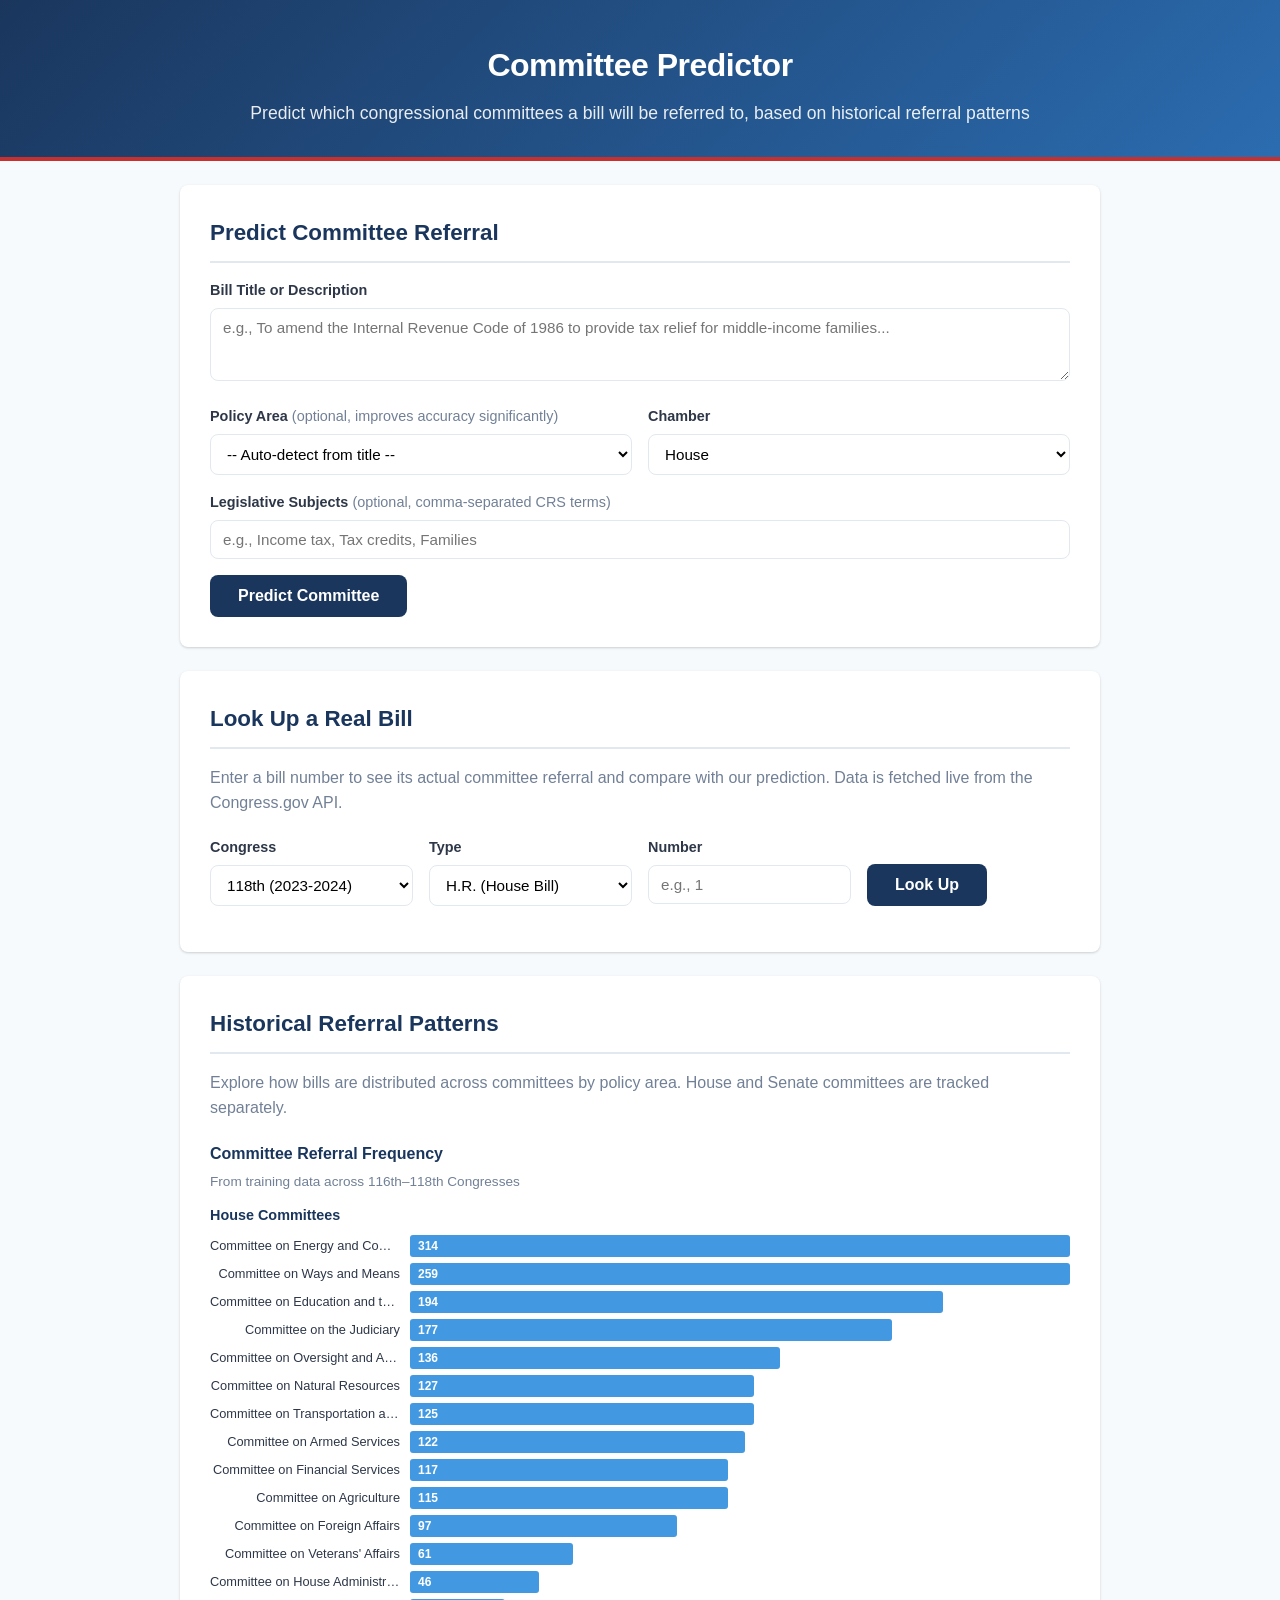
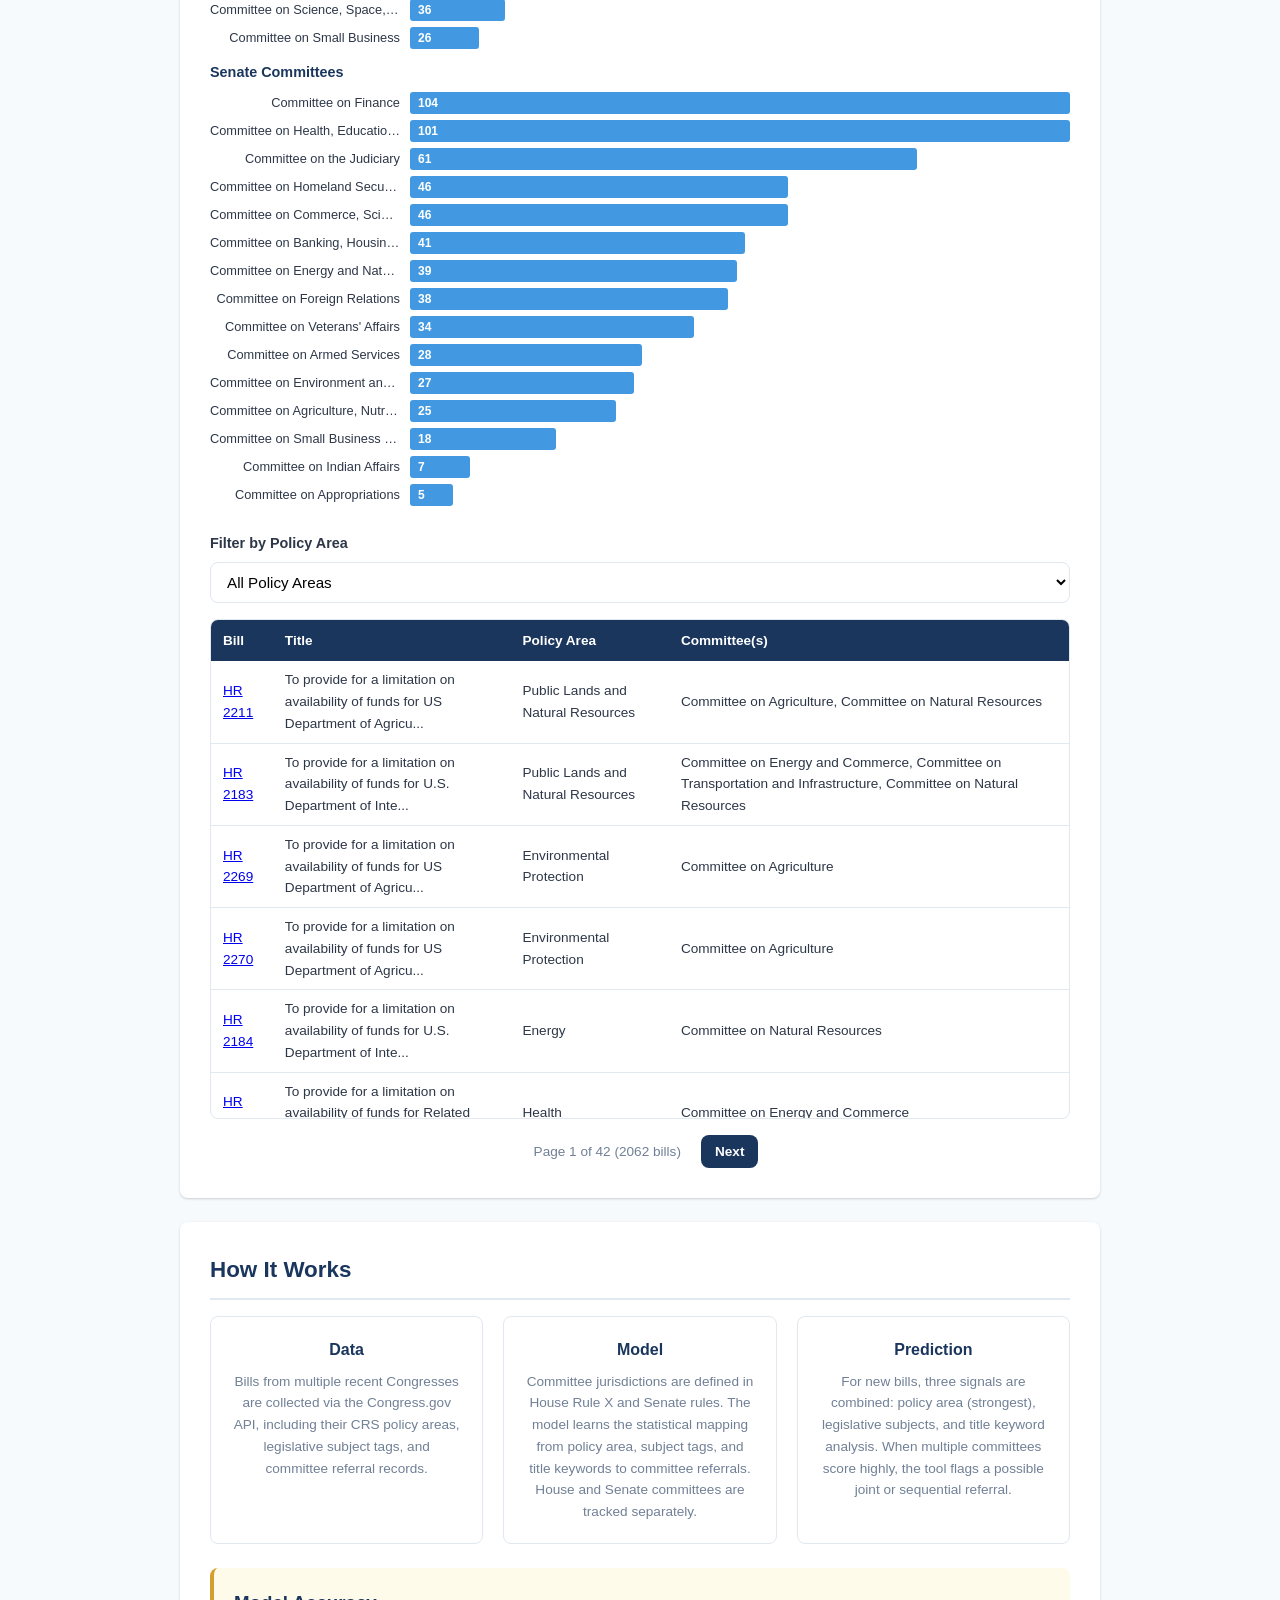
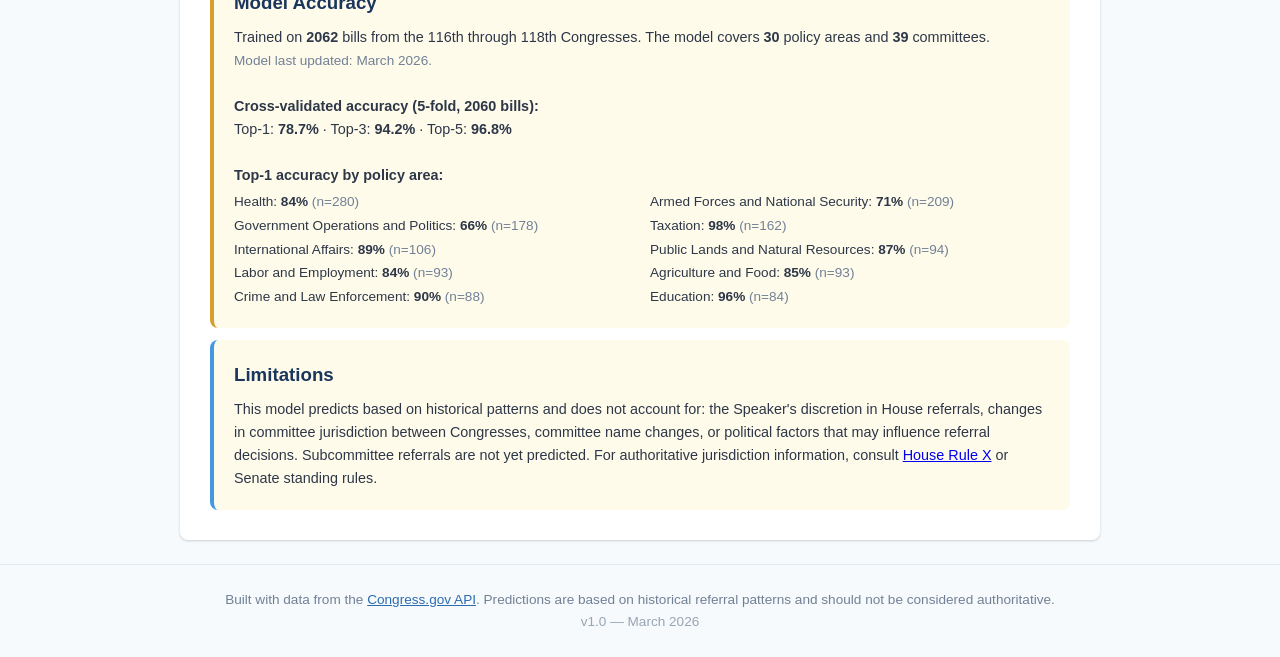
<file: index.html>
<!DOCTYPE html>
<html lang="en">
<head>
    <meta charset="UTF-8">
    <meta name="viewport" content="width=device-width, initial-scale=1.0">
    <title>Committee Predictor - Where Will This Bill Go?</title>
    <link rel="stylesheet" href="css/style.css">
</head>
<body>
    <header>
        <div class="container">
            <h1>Committee Predictor</h1>
            <p class="subtitle">Predict which congressional committees a bill will be referred to, based on historical referral patterns</p>
        </div>
    </header>

    <main class="container">
        <!-- Prediction Tool -->
        <section class="predict-section" id="predict">
            <h2>Predict Committee Referral</h2>
            <div class="input-group">
                <label for="bill-title">Bill Title or Description</label>
                <textarea id="bill-title" rows="3" placeholder="e.g., To amend the Internal Revenue Code of 1986 to provide tax relief for middle-income families..."></textarea>
            </div>

            <div class="input-row">
                <div class="input-group">
                    <label for="policy-area">Policy Area <span style="font-weight: normal; color: var(--text-light);">(optional, improves accuracy significantly)</span></label>
                    <select id="policy-area">
                        <option value="">-- Auto-detect from title --</option>
                    </select>
                </div>
                <div class="input-group">
                    <label for="chamber">Chamber</label>
                    <select id="chamber">
                        <option value="House">House</option>
                        <option value="Senate">Senate</option>
                    </select>
                </div>
            </div>

            <div class="input-group">
                <label for="subjects-input">Legislative Subjects <span style="font-weight: normal; color: var(--text-light);">(optional, comma-separated CRS terms)</span></label>
                <input type="text" id="subjects-input" placeholder="e.g., Income tax, Tax credits, Families">
            </div>

            <button id="predict-btn" onclick="runPrediction()">Predict Committee</button>

            <div id="results" class="results-container" style="display: none;">
                <h3>Predicted Committee Referrals</h3>
                <div id="results-list"></div>
                <div id="explanation" class="explanation"></div>
            </div>
        </section>

        <!-- Live Lookup -->
        <section class="lookup-section" id="lookup">
            <h2>Look Up a Real Bill</h2>
            <p class="section-desc">Enter a bill number to see its actual committee referral and compare with our prediction. Data is fetched live from the Congress.gov API.</p>
            <div class="input-row">
                <div class="input-group">
                    <label for="lookup-congress">Congress</label>
                    <select id="lookup-congress">
                        <option value="119">119th (2025-2026)</option>
                        <option value="118" selected>118th (2023-2024)</option>
                        <option value="117">117th (2021-2022)</option>
                        <option value="116">116th (2019-2020)</option>
                    </select>
                </div>
                <div class="input-group">
                    <label for="lookup-type">Type</label>
                    <select id="lookup-type">
                        <option value="hr">H.R. (House Bill)</option>
                        <option value="s">S. (Senate Bill)</option>
                        <option value="hjres">H.J.Res.</option>
                        <option value="sjres">S.J.Res.</option>
                        <option value="hconres">H.Con.Res.</option>
                        <option value="sconres">S.Con.Res.</option>
                        <option value="hres">H.Res.</option>
                        <option value="sres">S.Res.</option>
                    </select>
                </div>
                <div class="input-group">
                    <label for="lookup-number">Number</label>
                    <input type="number" id="lookup-number" placeholder="e.g., 1" min="1">
                </div>
                <div class="input-group" style="align-self: flex-end;">
                    <button id="lookup-btn" onclick="lookupBill()">Look Up</button>
                </div>
            </div>
            <div id="lookup-results" style="display: none;">
                <div id="lookup-bill-info"></div>
                <div class="comparison-grid">
                    <div id="lookup-actual" class="comparison-col">
                        <h4>Actual Referral</h4>
                        <div id="actual-committees"></div>
                    </div>
                    <div id="lookup-predicted" class="comparison-col">
                        <h4>Predicted Referral</h4>
                        <div id="predicted-committees"></div>
                    </div>
                </div>
            </div>
        </section>

        <!-- Dataset Explorer -->
        <section class="dataset-section" id="dataset">
            <h2>Historical Referral Patterns</h2>
            <p class="section-desc">Explore how bills are distributed across committees by policy area. House and Senate committees are tracked separately.</p>
            <div id="pattern-chart" class="pattern-chart"></div>
            <div class="input-group">
                <label for="dataset-filter">Filter by Policy Area</label>
                <select id="dataset-filter" onchange="filterDataset()">
                    <option value="">All Policy Areas</option>
                </select>
            </div>
            <div id="dataset-table-container">
                <table id="dataset-table">
                    <thead>
                        <tr>
                            <th>Bill</th>
                            <th>Title</th>
                            <th>Policy Area</th>
                            <th>Committee(s)</th>
                        </tr>
                    </thead>
                    <tbody id="dataset-tbody"></tbody>
                </table>
            </div>
            <div class="pagination" id="pagination"></div>
        </section>

        <!-- How It Works -->
        <section class="about-section" id="about">
            <h2>How It Works</h2>
            <div class="about-grid">
                <div class="about-card">
                    <h3>Data</h3>
                    <p>Bills from multiple recent Congresses are collected via the Congress.gov API, including their CRS policy areas, legislative subject tags, and committee referral records.</p>
                </div>
                <div class="about-card">
                    <h3>Model</h3>
                    <p>Committee jurisdictions are defined in House Rule X and Senate rules. The model learns the statistical mapping from policy area, subject tags, and title keywords to committee referrals. House and Senate committees are tracked separately.</p>
                </div>
                <div class="about-card">
                    <h3>Prediction</h3>
                    <p>For new bills, three signals are combined: policy area (strongest), legislative subjects, and title keyword analysis. When multiple committees score highly, the tool flags a possible joint or sequential referral.</p>
                </div>
            </div>
            <div class="accuracy-note">
                <h3>Model Accuracy</h3>
                <p id="accuracy-text">Loading evaluation metrics...</p>
            </div>
            <div class="accuracy-note" style="margin-top: 12px; border-left-color: var(--primary-lighter);">
                <h3>Limitations</h3>
                <p>This model predicts based on historical patterns and does not account for: the Speaker's discretion in House referrals, changes in committee jurisdiction between Congresses, committee name changes, or political factors that may influence referral decisions. Subcommittee referrals are not yet predicted. For authoritative jurisdiction information, consult <a href="https://rules.house.gov/sites/republicans.rules118.house.gov/files/documents/Rules-of-the-House-2023.pdf" target="_blank">House Rule X</a> or Senate standing rules.</p>
            </div>
        </section>
    </main>

    <footer>
        <div class="container">
            <p>Built with data from the <a href="https://api.congress.gov" target="_blank">Congress.gov API</a>.
            Predictions are based on historical referral patterns and should not be considered authoritative.<br>
            <span style="opacity: 0.7;">v1.0 &mdash; March 2026</span></p>
        </div>
    </footer>

    <script src="js/model.js"></script>
    <script src="js/app.js"></script>
</body>
</html>
</file>
<file: css/style.css>
/* === Base Reset & Variables === */
:root {
    --primary: #1a365d;
    --primary-light: #2b6cb0;
    --primary-lighter: #4299e1;
    --accent: #c53030;
    --accent-light: #fc8181;
    --bg: #f7fafc;
    --surface: #ffffff;
    --text: #2d3748;
    --text-light: #718096;
    --border: #e2e8f0;
    --success: #38a169;
    --warning: #d69e2e;
    --radius: 8px;
    --shadow: 0 1px 3px rgba(0,0,0,0.12), 0 1px 2px rgba(0,0,0,0.06);
    --shadow-lg: 0 4px 6px rgba(0,0,0,0.07), 0 10px 15px rgba(0,0,0,0.1);
}

* { box-sizing: border-box; margin: 0; padding: 0; }

body {
    font-family: -apple-system, BlinkMacSystemFont, 'Segoe UI', Roboto, sans-serif;
    color: var(--text);
    background: var(--bg);
    line-height: 1.6;
}

.container {
    max-width: 960px;
    margin: 0 auto;
    padding: 0 20px;
}

/* === Header === */
header {
    background: linear-gradient(135deg, var(--primary) 0%, var(--primary-light) 100%);
    color: white;
    padding: 40px 0 30px;
    text-align: center;
    border-bottom: 4px solid var(--accent);
}

header h1 {
    font-size: 2rem;
    font-weight: 700;
    margin-bottom: 8px;
    letter-spacing: -0.5px;
}

.subtitle {
    font-size: 1.1rem;
    opacity: 0.9;
    font-weight: 300;
}

/* === Sections === */
section {
    background: var(--surface);
    border-radius: var(--radius);
    box-shadow: var(--shadow);
    padding: 30px;
    margin: 24px auto;
}

section h2 {
    font-size: 1.4rem;
    color: var(--primary);
    margin-bottom: 16px;
    padding-bottom: 10px;
    border-bottom: 2px solid var(--border);
}

.section-desc {
    color: var(--text-light);
    margin-bottom: 20px;
}

/* === Form Elements === */
.input-group {
    margin-bottom: 16px;
}

.input-group label {
    display: block;
    font-weight: 600;
    font-size: 0.9rem;
    margin-bottom: 6px;
    color: var(--text);
}

.input-row {
    display: flex;
    gap: 16px;
    flex-wrap: wrap;
}

.input-row .input-group {
    flex: 1;
    min-width: 150px;
}

textarea, input[type="text"], input[type="number"], select {
    width: 100%;
    padding: 10px 12px;
    border: 1px solid var(--border);
    border-radius: var(--radius);
    font-size: 0.95rem;
    font-family: inherit;
    transition: border-color 0.2s;
    background: var(--surface);
}

textarea:focus, input:focus, select:focus {
    outline: none;
    border-color: var(--primary-lighter);
    box-shadow: 0 0 0 3px rgba(66, 153, 225, 0.15);
}

button {
    background: var(--primary);
    color: white;
    border: none;
    padding: 12px 28px;
    border-radius: var(--radius);
    font-size: 1rem;
    font-weight: 600;
    cursor: pointer;
    transition: background 0.2s, transform 0.1s;
}

button:hover {
    background: var(--primary-light);
    transform: translateY(-1px);
}

button:active {
    transform: translateY(0);
}

/* === Results === */
.results-container {
    margin-top: 24px;
    padding-top: 20px;
    border-top: 2px solid var(--border);
}

.results-container h3 {
    font-size: 1.1rem;
    margin-bottom: 16px;
    color: var(--primary);
}

.result-card {
    display: flex;
    align-items: center;
    padding: 14px 16px;
    border: 1px solid var(--border);
    border-radius: var(--radius);
    margin-bottom: 10px;
    transition: border-color 0.2s;
}

.result-card:hover {
    border-color: var(--primary-lighter);
}

.result-rank {
    font-size: 1.4rem;
    font-weight: 700;
    color: var(--text-light);
    width: 36px;
    text-align: center;
    flex-shrink: 0;
}

.result-bar-container {
    flex: 1;
    margin: 0 16px;
}

.result-name {
    font-weight: 600;
    font-size: 0.95rem;
    margin-bottom: 4px;
}

.result-bar {
    height: 8px;
    background: var(--border);
    border-radius: 4px;
    overflow: hidden;
}

.result-bar-fill {
    height: 100%;
    border-radius: 4px;
    transition: width 0.5s ease;
}

.confidence-high { background: var(--success); }
.confidence-med { background: var(--warning); }
.confidence-low { background: var(--primary-lighter); }

.result-confidence {
    font-size: 1.1rem;
    font-weight: 700;
    width: 60px;
    text-align: right;
    flex-shrink: 0;
}

.result-reasons {
    font-size: 0.8rem;
    color: var(--text-light);
    margin-top: 4px;
}

.explanation {
    margin-top: 16px;
    padding: 12px 16px;
    background: #ebf8ff;
    border-radius: var(--radius);
    font-size: 0.9rem;
    color: var(--primary);
    border-left: 4px solid var(--primary-lighter);
}

/* === Lookup === */
.comparison-grid {
    display: grid;
    grid-template-columns: 1fr 1fr;
    gap: 20px;
    margin-top: 20px;
}

.comparison-col h4 {
    font-size: 1rem;
    margin-bottom: 12px;
    color: var(--primary);
}

.comparison-col {
    padding: 16px;
    border-radius: var(--radius);
    border: 1px solid var(--border);
}

#lookup-bill-info {
    padding: 16px;
    background: #f0fff4;
    border-radius: var(--radius);
    margin-bottom: 16px;
    border-left: 4px solid var(--success);
}

#lookup-bill-info h3 {
    font-size: 1rem;
    margin-bottom: 4px;
}

#lookup-bill-info .bill-meta {
    font-size: 0.85rem;
    color: var(--text-light);
}

.committee-tag {
    display: inline-block;
    padding: 6px 12px;
    border-radius: 20px;
    font-size: 0.85rem;
    margin: 4px;
    font-weight: 500;
}

.committee-tag.actual {
    background: #c6f6d5;
    color: #22543d;
}

.committee-tag.predicted {
    background: #bee3f8;
    color: #2a4365;
}

.committee-tag.match {
    background: #c6f6d5;
    color: #22543d;
    border: 2px solid var(--success);
}

.match-indicator {
    margin-top: 12px;
    padding: 8px 12px;
    border-radius: var(--radius);
    font-weight: 600;
    font-size: 0.9rem;
    text-align: center;
}

.match-indicator.correct {
    background: #f0fff4;
    color: var(--success);
}

.match-indicator.partial {
    background: #fffff0;
    color: var(--warning);
}

/* === Pattern Chart === */
.pattern-chart {
    margin-bottom: 20px;
    overflow-x: auto;
}

.chart-bar-group {
    display: flex;
    align-items: center;
    margin-bottom: 6px;
}

.chart-label {
    width: 200px;
    font-size: 0.8rem;
    text-align: right;
    padding-right: 10px;
    flex-shrink: 0;
    overflow: hidden;
    text-overflow: ellipsis;
    white-space: nowrap;
}

.chart-bar {
    height: 22px;
    border-radius: 3px;
    background: var(--primary-lighter);
    transition: width 0.5s ease;
    min-width: 2px;
    display: flex;
    align-items: center;
    padding-left: 8px;
}

.chart-bar span {
    font-size: 0.75rem;
    color: white;
    font-weight: 600;
    white-space: nowrap;
}

/* === Dataset Table === */
#dataset-table-container {
    max-height: 500px;
    overflow-y: auto;
    border: 1px solid var(--border);
    border-radius: var(--radius);
}

table {
    width: 100%;
    border-collapse: collapse;
}

thead {
    position: sticky;
    top: 0;
    z-index: 1;
}

th {
    background: var(--primary);
    color: white;
    padding: 10px 12px;
    text-align: left;
    font-size: 0.85rem;
    font-weight: 600;
}

td {
    padding: 8px 12px;
    border-bottom: 1px solid var(--border);
    font-size: 0.85rem;
}

tr:hover td {
    background: #edf2f7;
}

.pagination {
    display: flex;
    justify-content: center;
    gap: 8px;
    margin-top: 16px;
}

.pagination button {
    padding: 6px 14px;
    font-size: 0.85rem;
}

.pagination button.active {
    background: var(--accent);
}

/* === About === */
.about-grid {
    display: grid;
    grid-template-columns: repeat(3, 1fr);
    gap: 20px;
    margin-bottom: 24px;
}

.about-card {
    padding: 20px;
    border: 1px solid var(--border);
    border-radius: var(--radius);
    text-align: center;
}

.about-card h3 {
    color: var(--primary);
    margin-bottom: 8px;
    font-size: 1rem;
}

.about-card p {
    font-size: 0.85rem;
    color: var(--text-light);
}

.accuracy-note {
    padding: 20px;
    background: #fffbeb;
    border-radius: var(--radius);
    border-left: 4px solid var(--warning);
}

.accuracy-note h3 {
    color: var(--primary);
    margin-bottom: 8px;
}

.accuracy-note p {
    font-size: 0.9rem;
}

/* === Footer === */
footer {
    text-align: center;
    padding: 24px 0;
    color: var(--text-light);
    font-size: 0.85rem;
    border-top: 1px solid var(--border);
    margin-top: 24px;
}

footer a {
    color: var(--primary-light);
}

/* === Loading state === */
.loading {
    text-align: center;
    padding: 20px;
    color: var(--text-light);
}

.loading::after {
    content: "";
    display: inline-block;
    width: 20px;
    height: 20px;
    border: 2px solid var(--border);
    border-top-color: var(--primary);
    border-radius: 50%;
    animation: spin 0.8s linear infinite;
    margin-left: 8px;
    vertical-align: middle;
}

@keyframes spin {
    to { transform: rotate(360deg); }
}

/* === Responsive === */
@media (max-width: 768px) {
    .about-grid {
        grid-template-columns: 1fr;
    }
    .comparison-grid {
        grid-template-columns: 1fr;
    }
    .input-row {
        flex-direction: column;
    }
    .chart-label {
        width: 120px;
        font-size: 0.7rem;
    }
    header h1 {
        font-size: 1.5rem;
    }
}
</file>
